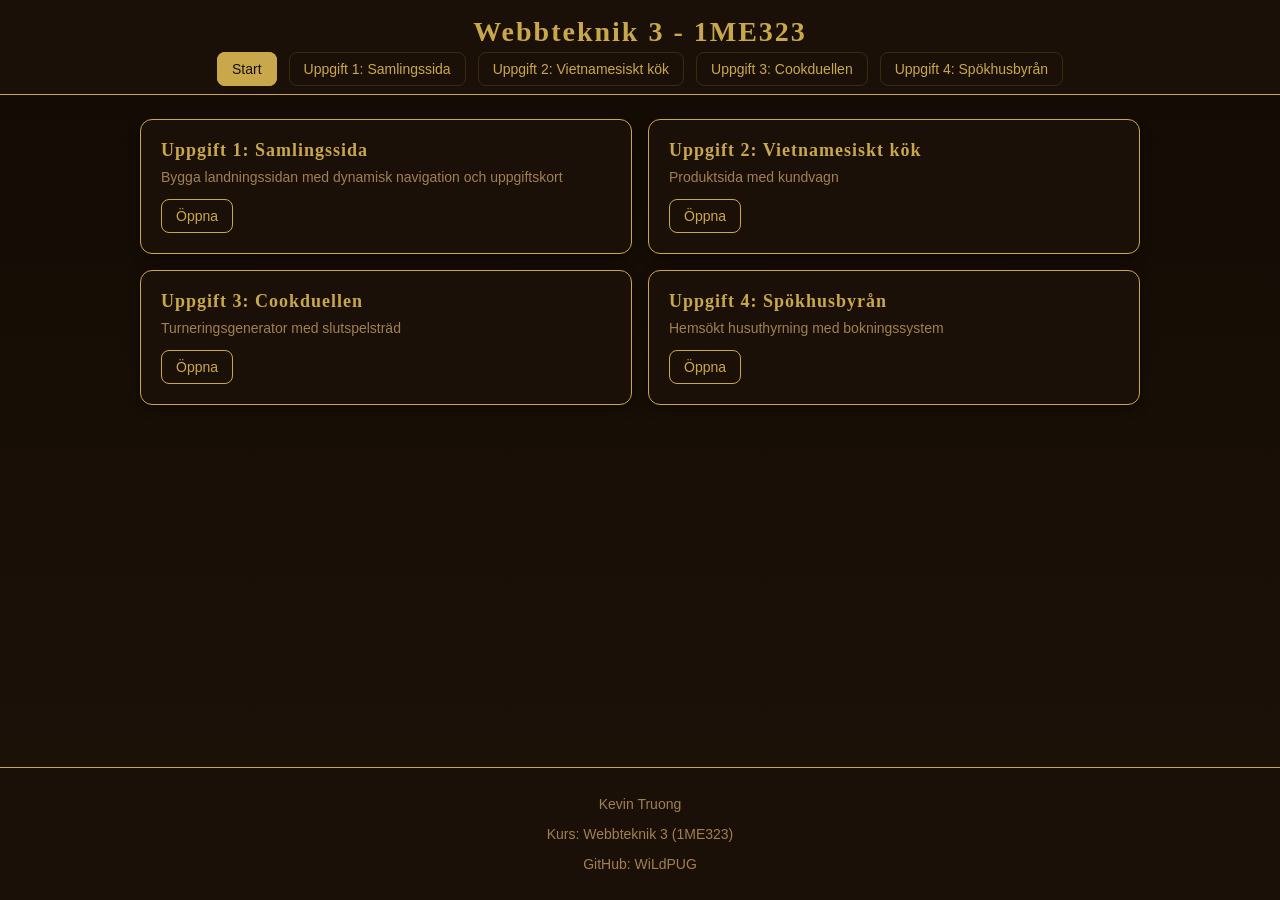
<file: index.html>
<!DOCTYPE html>
<html lang="sv">

<head>
    <meta charset="UTF-8">
    <meta name="viewport" content="width=device-width, initial-scale=1.0">
    <script type="module" src="js/main.js"></script>
    <link rel="stylesheet" href="global.css">
    <title>Inlämningsuppgifter - Webbteknik 3</title>
</head>

<body data-page="home">
    <header>
        <h1>Webbteknik 3 - 1ME323</h1>
        <nav id="global-nav">

        </nav>
    </header>
    <main id="assignments-card"></main>
    <footer>
        <p>Kevin Truong</p>
        <p>Kurs: Webbteknik 3 (1ME323)</p>
        <p>GitHub: WiLdPUG</p>
    </footer>

</body>

</html>
</file>
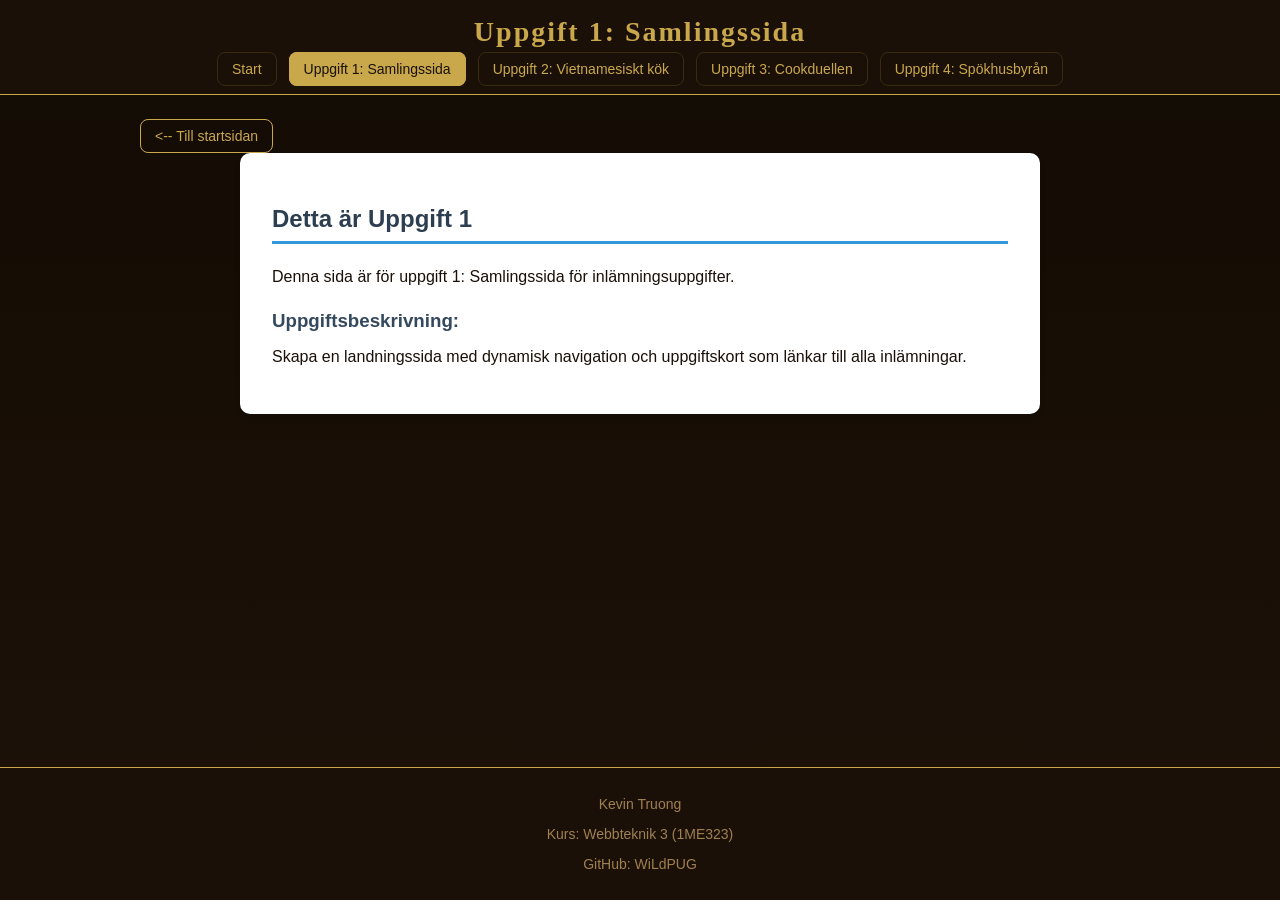
<file: assignment1/index.html>
<!DOCTYPE html>
<html lang="sv">
<head>
    <meta charset="UTF-8">
    <meta name="viewport" content="width=device-width, initial-scale=1.0">
    <script type="module" src="../js/main.js"></script>
    <title>Uppgift 1 - Samlingssida</title>
    <link rel="stylesheet" href="../global.css">
    <link rel="stylesheet" href="assignment1.css">
</head>
<body data-page="assignment1">
    <header>
        <h1>Uppgift 1: Samlingssida</h1>
        <nav id="global-nav">
            <!-- Navigation kommer här dynamiskt -->
        </nav>
    </header>
    
    <main>
        <section class="assignment-content">
            <h2>Detta är Uppgift 1</h2>
            <p>Denna sida är för uppgift 1: Samlingssida för inlämningsuppgifter.</p>
            
            <h3>Uppgiftsbeskrivning:</h3>
            <p>Skapa en landningssida med dynamisk navigation och uppgiftskort som länkar till alla inlämningar.</p>
        </section>
    </main>
    
    <footer>
        <p>Kevin Truong</p>
        <p>Kurs: Webbteknik 3 (1ME323)</p>
        <p>GitHub: WiLdPUG</p>
    </footer>
    
</body>
</html>
</file>
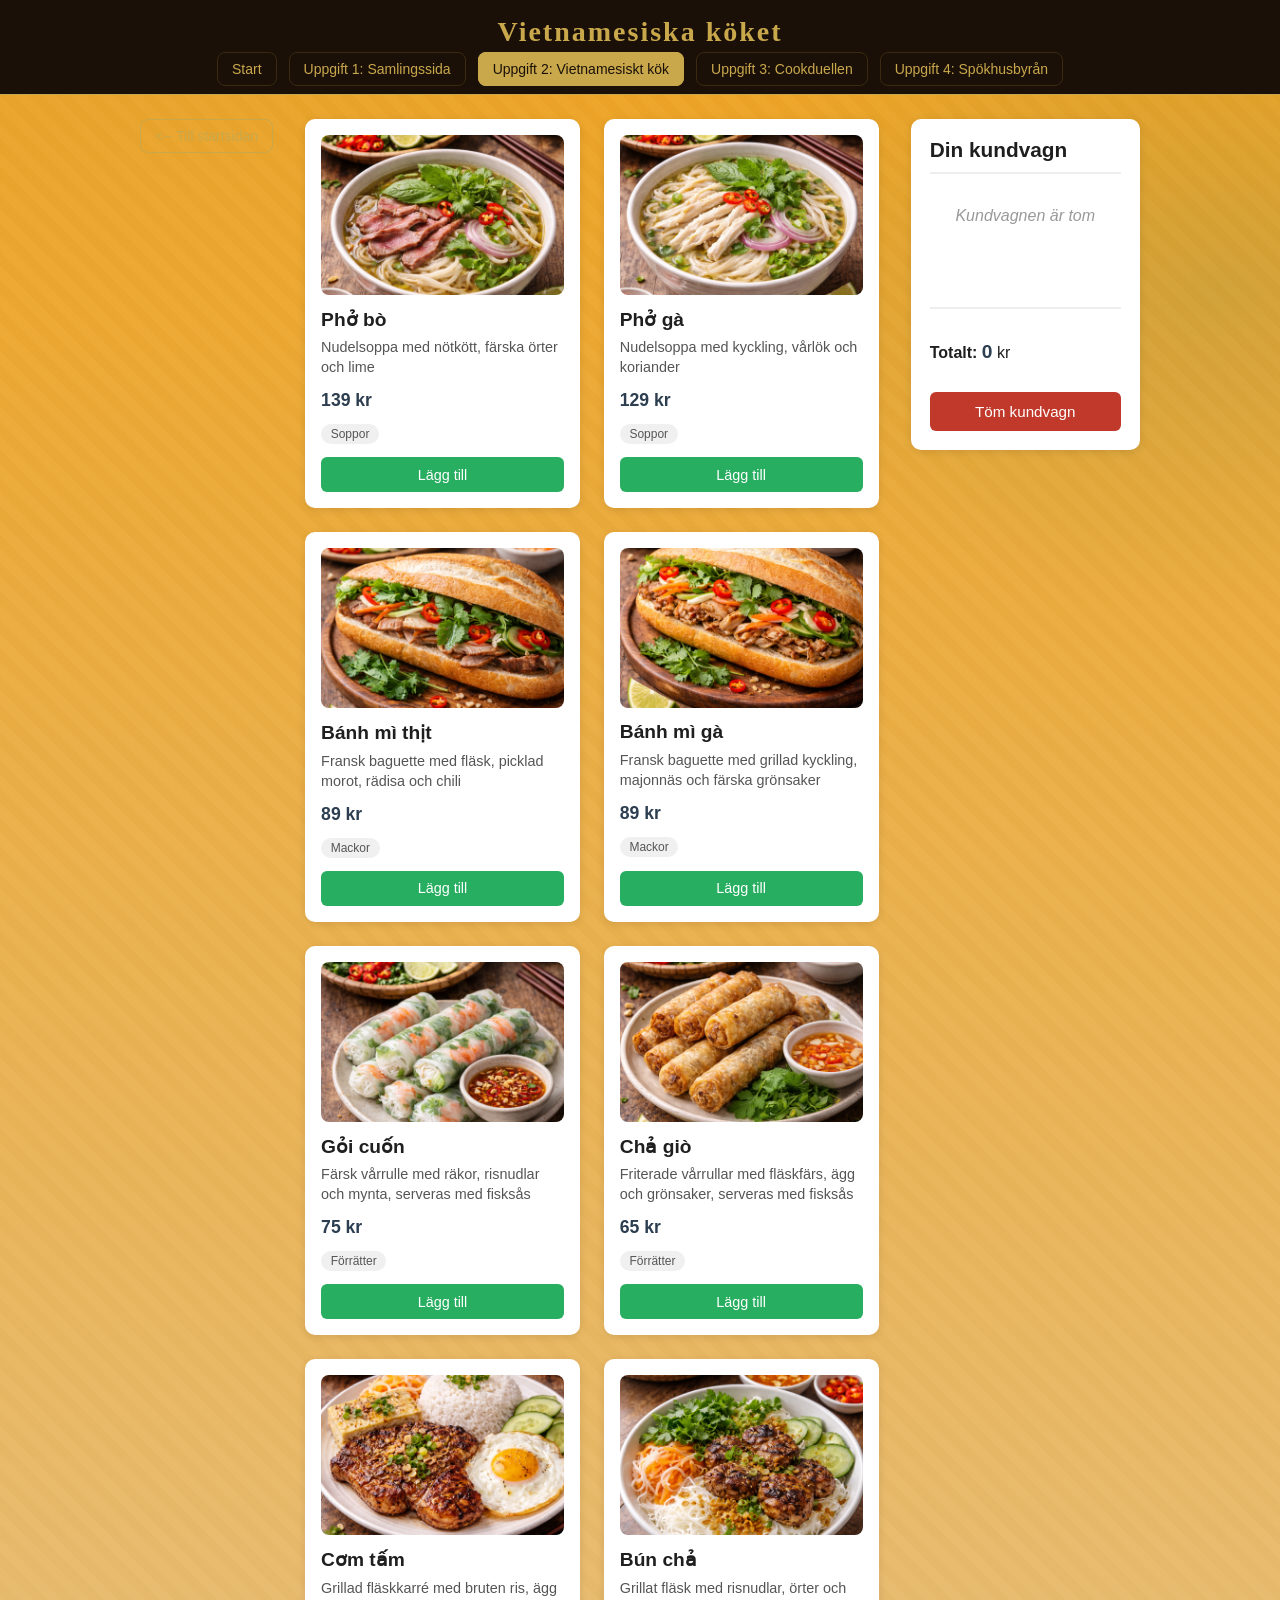
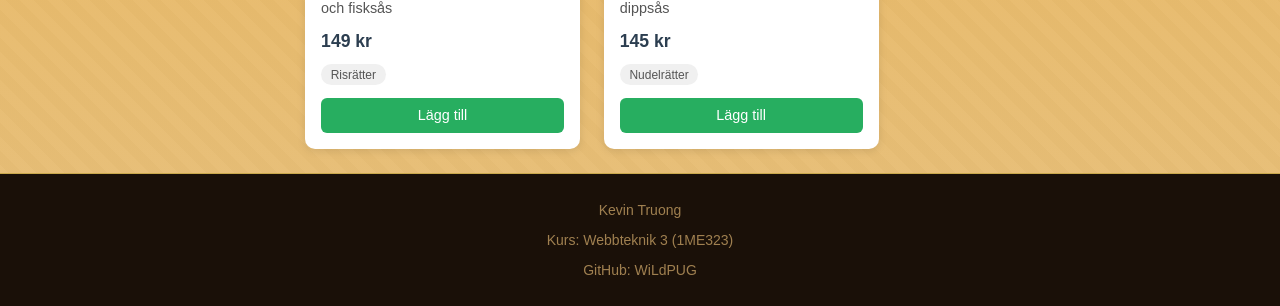
<file: assignment2/index.html>
<!DOCTYPE html>
<html lang="sv">

<head>
  <meta charset="UTF-8">
  <meta name="viewport" content="width=device-width, initial-scale=1.0">
  <title>Uppgift 2 - Vietnamesiskt kök</title>
  <link rel="stylesheet" href="../global.css">
  <link rel="stylesheet" href="assignment2.css">
  <script type="module" src="cart.js"></script>
  <script type="module" src="../js/main.js"></script>
</head>

<body data-page="assignment2">

  <header>
    <h1>Vietnamesiska köket</h1>
    <nav id="global-nav"></nav>
  </header>

  <main class="produkt-grid-container">
    <div id="produkt-container" class="produkt-grid"></div>

    <div class="kundvagn-sidebar">
      <h2>Din kundvagn</h2>
      <div id="kundvagn-innehåll">
        <p id="tom-kundvagn">Kundvagnen är tom</p>
      </div>
      <div id="kundvagn-footer">
        <p><strong>Totalt:</strong> <span id="total-summa">0</span> kr</p>
      </div>
    </div>

  </main>

  <footer>
    <p>Kevin Truong</p>
    <p>Kurs: Webbteknik 3 (1ME323)</p>
    <p>GitHub: WiLdPUG</p>
  </footer>

</body>

</html>
</file>
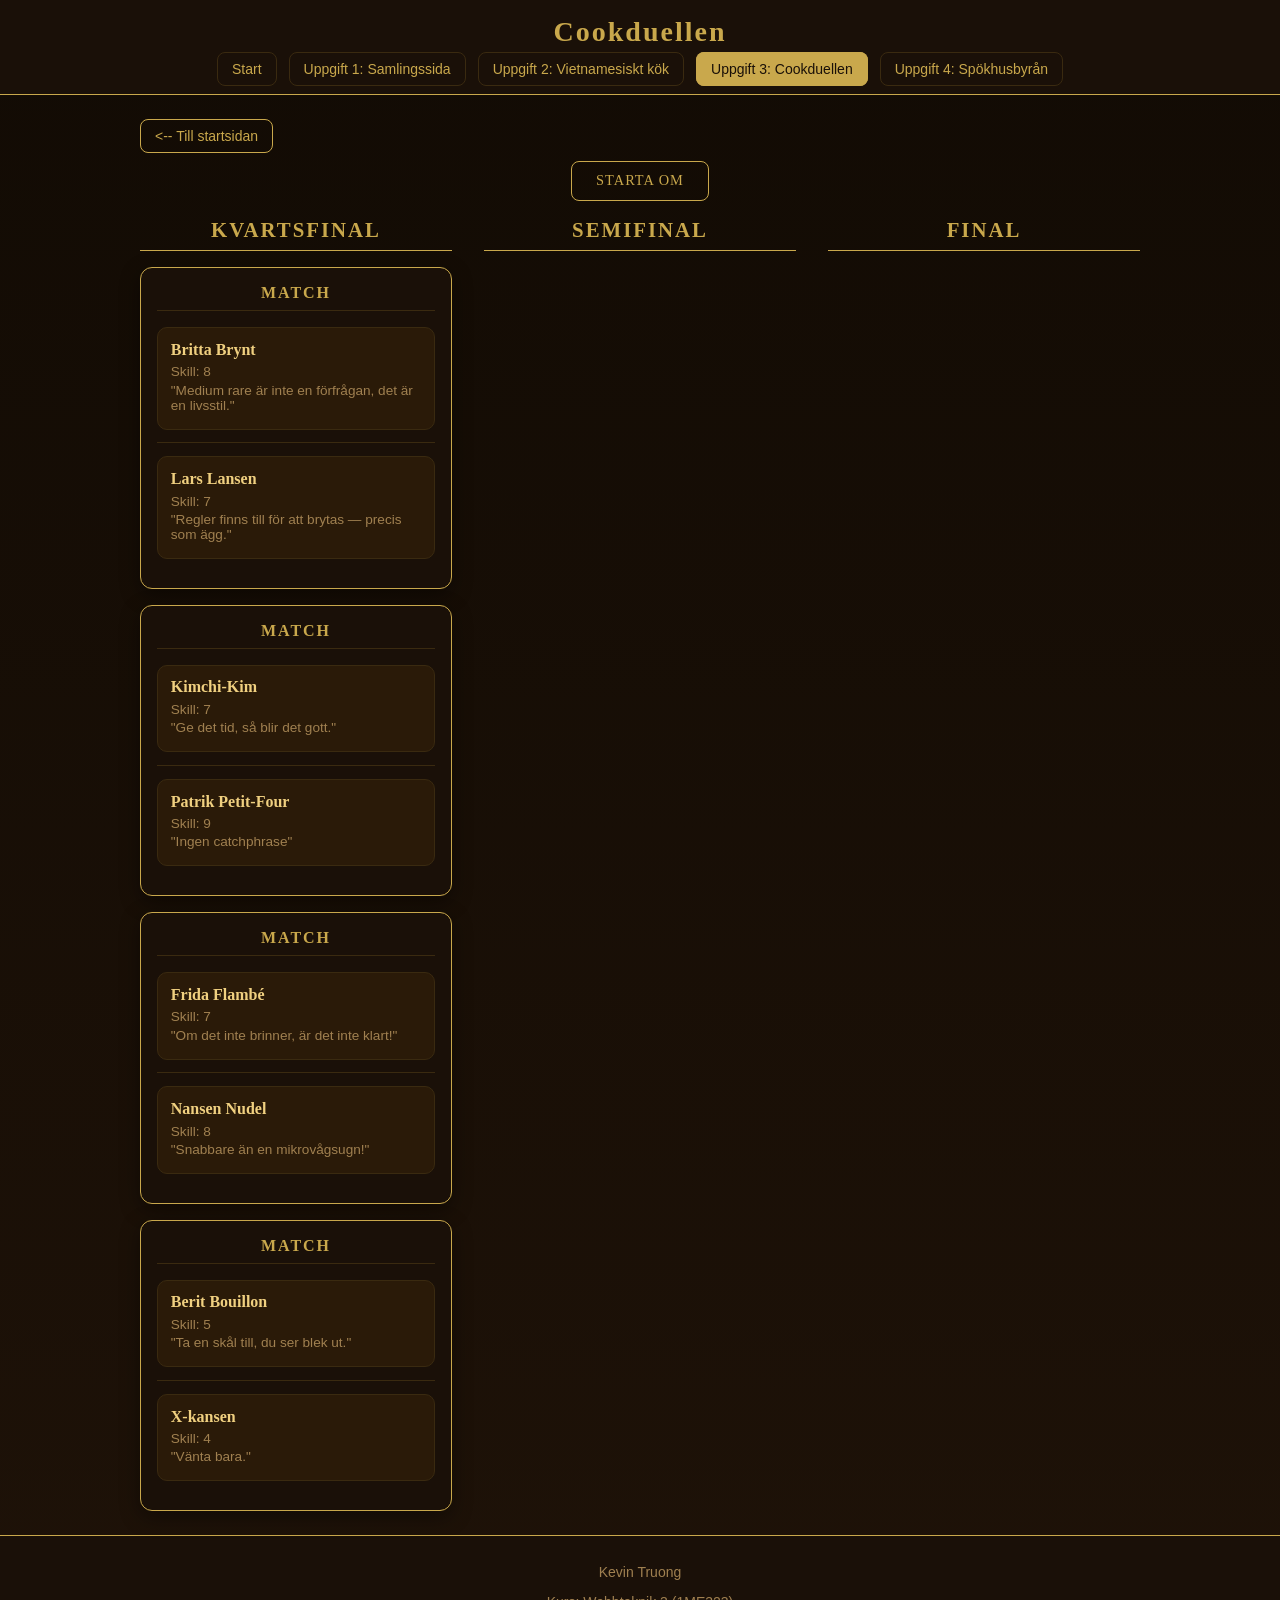
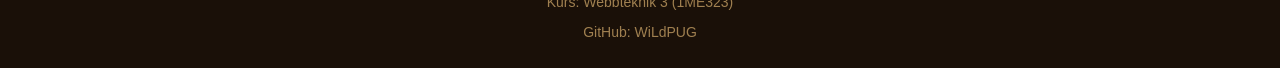
<file: assignment3/index.html>
<!DOCTYPE html>
<html lang="sv">
<head>
  <meta charset="UTF-8">
  <meta name="viewport" content="width=device-width, initial-scale=1.0">
  <title>Uppgift 3 - Cookduellen</title>
  <link rel="stylesheet" href="../global.css">
  <link rel="stylesheet" href="assignment3.css">
  <script type="module" src="../js/main.js"></script>
  <script type="module" src="main.js"></script>
</head>
<body data-page="assignment3">
  <header>
    <h1>Cookduellen</h1>
    <nav id="global-nav"></nav>
  </header>

  <main>
    <div style="text-align:center; margin-top: 0.5rem;">
      <button id="restart-btn">Starta om</button>
    </div>
    <div id="cookduellen" class="bracket">
      <div class="round-wrapper">
        <h2>Kvartsfinal</h2>
        <div id="quarterfinals" class="round"></div>
      </div>
      <div class="round-wrapper">
        <h2>Semifinal</h2>
        <div id="semifinals" class="round"></div>
      </div>
      <div class="round-wrapper">
        <h2>Final</h2>
        <div id="final" class="round"></div>
      </div>
    </div>
  </main>

  <footer>
    <p>Kevin Truong</p>
    <p>Kurs: Webbteknik 3 (1ME323)</p>
    <p>GitHub: WiLdPUG</p>
  </footer>
</body>
</html>
</file>
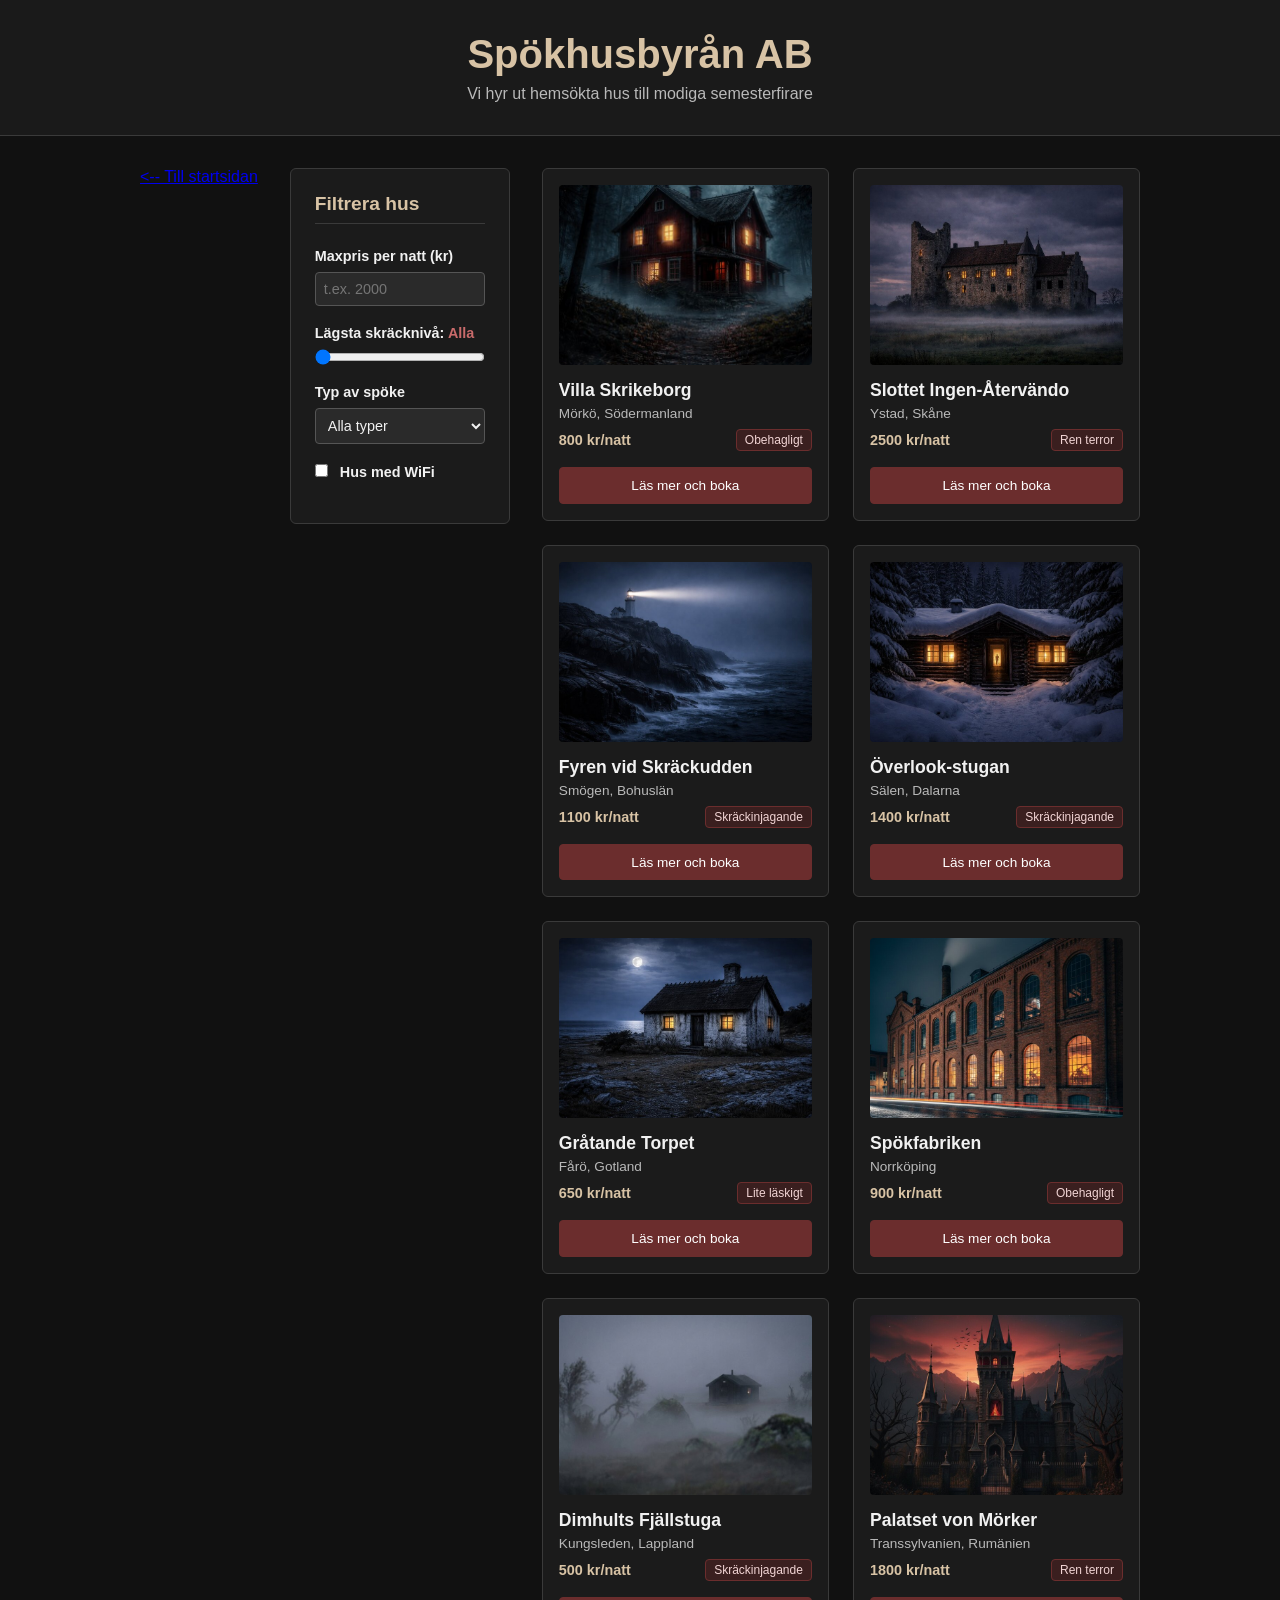
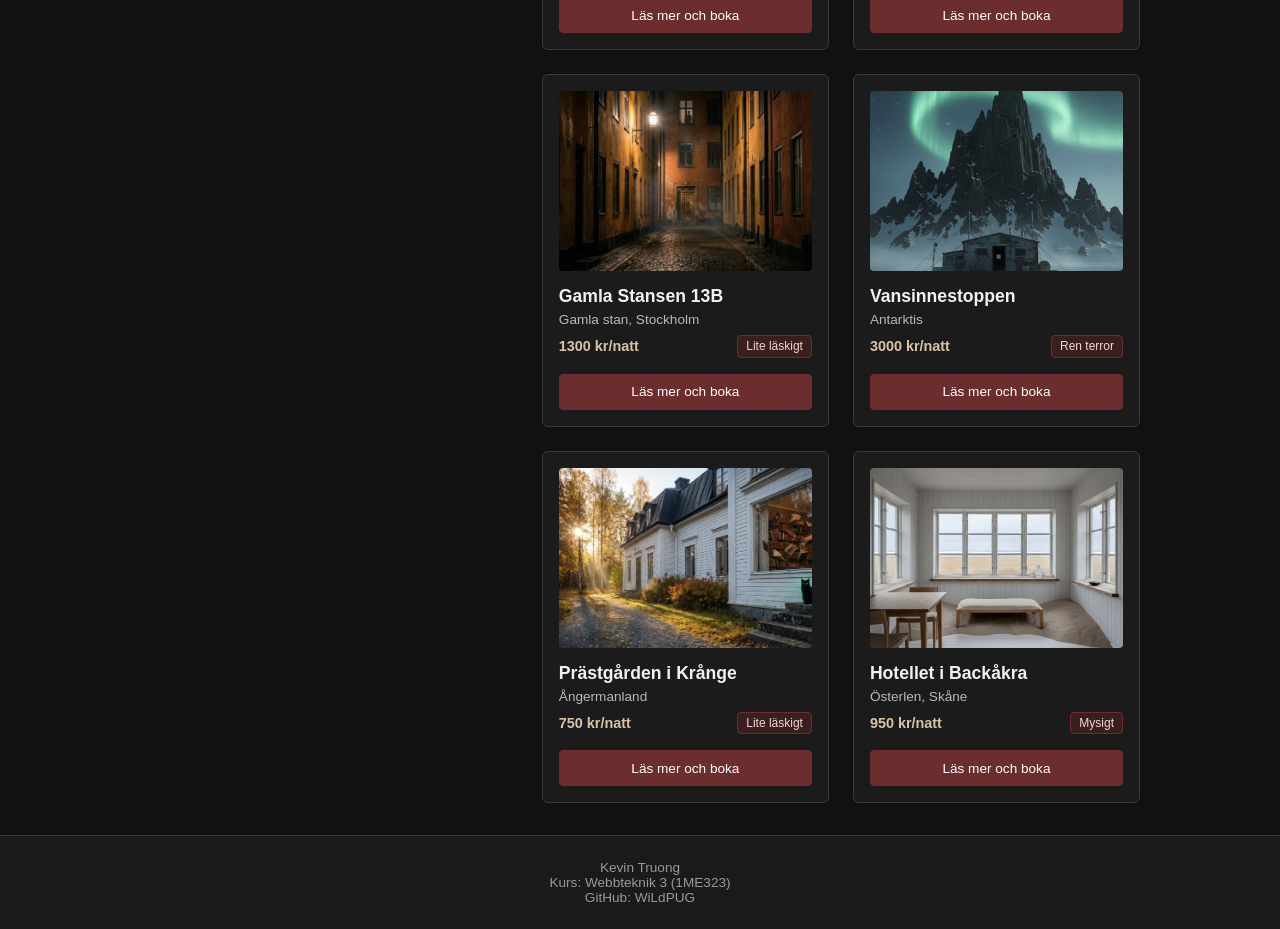
<file: assignment4/index.html>
<!DOCTYPE html>
<html lang="sv">

<head>
  <meta charset="UTF-8">
  <meta name="viewport" content="width=device-width, initial-scale=1.0">
  <title>Spökhusbyrån AB</title>
  <link rel="stylesheet" href="css/assignment4.css">
  <script type="module" src="js/index.js"></script>
  <script type="module" src="../js/main.js"></script>
</head>

<body data-page="index">
  <header>
    <h1>Spökhusbyrån AB</h1>
    <p class="tagline">Vi hyr ut hemsökta hus till modiga semesterfirare</p>
  </header>

  <main>
    <div id="error-message" class="error hidden"></div>

    <aside id="filters">
      <h2>Filtrera hus</h2>

      <div class="filter-item">
        <label for="max-price">Maxpris per natt (kr)</label>
        <input type="number" id="max-price" placeholder="t.ex. 2000" min="0">
      </div>

      <div class="filter-item">
        <label for="scare-level">Lägsta skräcknivå: <span id="scare-label">Alla</span></label>
        <input type="range" id="scare-level" min="0" max="5" value="0">
      </div>

      <div class="filter-item">
        <label for="ghost-type">Typ av spöke</label>
        <select id="ghost-type">
          <option value="">Alla typer</option>
        </select>
      </div>

      <div class="filter-item">
        <label>
          <input type="checkbox" id="wifi-only">
          Hus med WiFi
        </label>
      </div>
    </aside>

    <section id="houses"></section>
  </main>

  <footer>
    <p>Kevin Truong</p>
    <p>Kurs: Webbteknik 3 (1ME323)</p>
    <p>GitHub: WiLdPUG</p>
  </footer>
</body>

</html>
</file>
<file: global.css>
* {
  box-sizing: border-box;
}

body {
  margin: 0;
  font-family: Arial, sans-serif;
  background: linear-gradient(180deg, #120b04 0%, #1e1208 100%);
  color: #f0d080;
  min-height: 100vh;
  display: flex;
  flex-direction: column;
}

/* Header */
header {
  background-color: #1a1008;
  border-bottom: 1px solid #c9a84c;
  padding: 16px;
}

header h1 {
  margin: 0;
  text-align: center;
  font-size: 28px;
  color: #c9a84c;
  font-family: Georgia, serif;
  letter-spacing: 2px;
}

#global-nav {
  margin-top: 12px;
}

#global-nav ul {
  list-style: none;
  margin: 0;
  padding: 0;
  text-align: center;
}

#global-nav li {
  display: inline-block;
  margin: 0 6px;
}

#global-nav a {
  text-decoration: none;
  color: #c9a84c;
  background-color: #1a1008;
  border: 1px solid #3a2a10;
  border-radius: 8px;
  padding: 8px 14px;
  font-size: 14px;
  font-family: Arial, sans-serif;
  transition: 0.2s ease;
}

#global-nav a:hover {
  background-color: #2a1a08;
  border-color: #c9a84c;
}

#global-nav a.active {
  background-color: #c9a84c;
  color: #1a1008;
  border-color: #c9a84c;
}

main {
  flex: 1;
  width: 90%;
  max-width: 1000px;
  margin: 24px auto;
  align-self: start;
}


#assignments-card {
  display: grid;
  grid-template-columns: 1fr;
  gap: 16px;
  align-items: start;
  align-content: start;
}

.assignment-card {
  background-color: #1a1008;
  border: 1px solid #c9a84c;
  border-radius: 12px;
  padding: 20px;
  box-shadow: 0 4px 12px rgba(0, 0, 0, 0.4);
  transition: transform 0.2s ease, box-shadow 0.2s ease;
  height: fit-content;
}

.assignment-card:hover {
  transform: translateY(-2px);
  box-shadow: 0 6px 18px rgba(201, 168, 76, 0.2);
}

.assignment-card h3 {
  margin: 0 0 8px 0;
  font-size: 18px;
  color: #c9a84c;
  font-family: Georgia, serif;
  letter-spacing: 1px;
}

.assignment-card p {
  margin: 0 0 14px 0;
  color: #a08050;
  font-family: Arial, sans-serif;
  font-size: 14px;
}

.card-link {
  display: inline-block;
  text-decoration: none;
  background: transparent;
  color: #c9a84c;
  border: 1px solid #c9a84c;
  border-radius: 8px;
  padding: 8px 14px;
  font-size: 14px;
  font-family: Arial, sans-serif;
  transition: 0.2s ease;
}

.card-link:hover {
  background-color: #c9a84c;
  color: #1a1008;
  transform: translateY(-1px);
}

footer {
  background-color: #1a1008;
  border-top: 1px solid #c9a84c;
  text-align: center;
  padding: 14px;
  font-size: 14px;
  color: #a08050;
  font-family: Arial, sans-serif;
}

@media (min-width: 700px) {
  #assignments-card {
    grid-template-columns: 1fr 1fr;
  }
}
</file>
<file: assignment1/assignment1.css>
.assignment-content {
    max-width: 800px;
    margin: 0 auto;
    padding: 2rem;
    color: #1a1008;
    background: white;
    border-radius: 10px;
    box-shadow: 0 4px 6px rgba(0, 0, 0, 0.1);
}

.assignment-content h2 {
    color: #2c3e50;
    border-bottom: 3px solid #3498db;
    padding-bottom: 0.5rem;
    margin-bottom: 1.5rem;
}

.assignment-content h3 {
    color: #34495e;
    margin: 1.5rem 0 0.5rem 0;
}

.assignment-content ul {
    margin-left: 1.5rem;
    margin-bottom: 1.5rem;
}

.assignment-content li {
    margin: 0.5rem 0;
}

.back-link {
    display: inline-block;
    margin-top: 2rem;
    padding: 0.75rem 1.5rem;
    background-color: #3498db;
    color: white;
    text-decoration: none;
    border-radius: 5px;
    font-weight: 500;
    transition: background-color 0.3s;
}

.back-link:hover {
    background-color: #2980b9;

}
</file>
<file: assignment2/assignment2.css>
body {
  background:
    radial-gradient(900px 600px at 10% 0%, rgba(202, 162, 77, 0.18), transparent 55%),
    radial-gradient(900px 600px at 95% 15%, rgba(15, 118, 110, 0.12), transparent 55%),
    repeating-linear-gradient(
      45deg,
      rgba(0, 0, 0, 0.012),
      rgba(0, 0, 0, 0.012) 10px,
      rgba(255, 255, 255, 0.02) 10px,
      rgba(255, 255, 255, 0.02) 20px
    ),
    linear-gradient(#eea322, #e7c07c);
  color: #1f1f1f;
}


.produkt-grid-container {
  display: flex;
  gap: 2rem;
  align-items: flex-start;
}

.produkt-grid {
  display: grid;
  grid-template-columns: repeat(auto-fill, minmax(220px, 1fr));
  gap: 1.5rem;
  flex: 3;
}

.productsCard {
  background: white;
  border-radius: 10px;
  padding: 1rem;
  box-shadow: 0 2px 8px rgba(0,0,0,0.1);
  display: flex;
  flex-direction: column;
}

.productsCard img {
  width: 100%;
  height: 160px;
  object-fit: cover;
  border-radius: 8px;
  margin-bottom: 0.8rem;
}

.productsCard h3 {
  margin: 0 0 0.4rem 0;
  font-size: 1.2rem;
}

.productsCard .beskrivning {
  color: #555;
  font-size: 0.9rem;
  margin: 0 0 0.8rem 0;
  line-height: 1.4;
}

.productsCard .pris {
  font-weight: bold;
  font-size: 1.1rem;
  margin: 0 0 0.8rem 0;
  color: #2c3e50;
}

.productsCard .kategori {
  background: #f0f0f0;
  padding: 0.2rem 0.6rem;
  border-radius: 20px;
  font-size: 0.75rem;
  display: inline-block;
  align-self: flex-start;
  margin-bottom: 0.8rem;
  color: #555;
}

.lägg-till-knapp {
  background: #27ae60;
  color: white;
  border: none;
  border-radius: 6px;
  padding: 0.6rem;
  font-size: 0.9rem;
  cursor: pointer;
  margin-top: auto;
  transition: background 0.2s;
}

.lägg-till-knapp:hover {
  background: #219653;
}


.kundvagn-sidebar {
  flex: 1;
  background: white;
  border-radius: 10px;
  padding: 1.2rem;
  box-shadow: 0 2px 8px rgba(0,0,0,0.1);
  position: sticky;
  top: 1rem;
}

.kundvagn-sidebar h2 {
  margin-top: 0;
  font-size: 1.3rem;
  border-bottom: 2px solid #eee;
  padding-bottom: 0.6rem;
}

#kundvagn-innehåll {
  min-height: 100px;
  margin-bottom: 1rem;
}

.kundvagn-produkt {
  display: flex;
  justify-content: space-between;
  align-items: center;
  padding: 0.6rem 0;
  border-bottom: 1px solid #eee;
}

.kundvagn-info {
  display: flex;
  flex-direction: column;
}

.kundvagn-namn {
  font-weight: 500;
  margin-bottom: 0.2rem;
}

.kundvagn-pris {
  font-size: 0.85rem;
  color: #666;
}

.kundvagn-antal {
  display: flex;
  align-items: center;
  gap: 0.5rem;
}

.antal-knapp {
  background: #eee;
  border: none;
  width: 26px;
  height: 26px;
  border-radius: 4px;
  cursor: pointer;
  font-weight: bold;
}

.antal-knapp:hover {
  background: #ddd;
}

#tom-kundvagn {
  color: #999;
  font-style: italic;
  text-align: center;
  padding: 1rem 0;
}

#kundvagn-footer {
  border-top: 2px solid #eee;
  padding-top: 1rem;
  margin-top: 0.5rem;
}

#total-summa {
  font-weight: bold;
  font-size: 1.2rem;
  color: #2c3e50;
}

#tom-kundvagn-knapp {
  width: 100%;
  margin-top: 0.8rem;
  background-color: #c0392b;
  border: none;
  color: white;
  padding: 0.7rem;
  border-radius: 6px;
  cursor: pointer;
  font-size: 0.95rem;
}

#tom-kundvagn-knapp:hover {
  background-color: #a93226;
}
</file>
<file: assignment3/assignment3.css>
/* BRACKET LAYOUT */
.bracket {
  display: flex;
  flex-direction: row;
  align-items: stretch;
  gap: 2rem;
  min-height: 900px;
}

.round-wrapper {
  display: flex;
  flex-direction: column;
  flex: 1;
}

.round-wrapper h2 {
  text-align: center;
  margin-bottom: 1rem;
  color: #c9a84c;
  font-size: 1.3rem;
  font-family: Georgia, serif;
  letter-spacing: 2px;
  text-transform: uppercase;
  border-bottom: 1px solid #c9a84c;
  padding-bottom: 0.5rem;
}

.round {
  display: flex;
  flex-direction: column;
  justify-content: space-around;
  gap: 1rem;
  flex: 1;
}

/* MATCH CARD */
.match {
  background: #1a1008;
  border: 1px solid #c9a84c;
  border-radius: 12px;
  padding: 1rem;
  box-shadow: 0 6px 20px rgba(0, 0, 0, 0.4);
  position: relative;
}

.match h3 {
  margin-top: 0;
  margin-bottom: 1rem;
  text-align: center;
  color: #c9a84c;
  font-size: 1rem;
  font-family: Georgia, serif;
  letter-spacing: 2px;
  text-transform: uppercase;
  border-bottom: 1px solid #3a2a10;
  padding-bottom: 0.5rem;
}

/* PLAYER CARD */
.player {
  background: #2a1a08;
  border: 1px solid #3a2a10;
  border-radius: 10px;
  padding: 0.8rem;
  margin-bottom: 0.8rem;
  cursor: pointer;
  transition: transform 0.15s ease, box-shadow 0.15s ease, border-color 0.15s ease;
}

.player:hover {
  transform: translateY(-2px);
  box-shadow: 0 4px 12px rgba(201, 168, 76, 0.2);
  border-color: #c9a84c;
}

.player strong {
  display: block;
  margin-bottom: 0.35rem;
  color: #f0d080;
  font-size: 1rem;
  font-family: Georgia, serif;
}

.player div {
  margin-bottom: 0.2rem;
  color: #a08050;
  font-size: 0.85rem;
}

/* DIVIDER */
.match hr {
  border: none;
  border-top: 1px solid #3a2a10;
  margin: 0.8rem 0;
}

/* WINNER / LOSER */
.winner {
  border: 1px solid #c9a84c;
  background: #2a2008;
  box-shadow: 0 0 12px rgba(201, 168, 76, 0.3);
}

.winner strong {
  color: #c9a84c !important;
}

.loser {
  opacity: 0.4;
}

/* WINNER ANNOUNCEMENT */
.winner-text {
  margin-top: 1rem;
  text-align: center;
  font-weight: bold;
  font-size: 1rem;
  color: #c9a84c;
  background: #1a1008;
  padding: 0.8rem 1rem;
  border-radius: 10px;
  border: 1px solid #c9a84c;
  letter-spacing: 1px;
  text-transform: uppercase;
  font-family: Georgia, serif;
  box-shadow: 0 0 16px rgba(201, 168, 76, 0.25);
  animation: pop 0.3s ease;
}

@keyframes pop {
  from { transform: scale(0.8); opacity: 0; }
  to   { transform: scale(1);   opacity: 1; }
}

/* RESTART BUTTON */
#restart-btn {
  background: transparent;
  color: #c9a84c;
  border: 1px solid #c9a84c;
  border-radius: 8px;
  padding: 0.65rem 1.5rem;
  font-size: 0.9rem;
  font-family: Georgia, serif;
  letter-spacing: 1px;
  text-transform: uppercase;
  cursor: pointer;
  transition: 0.2s ease;
}

#restart-btn:hover {
  background: #c9a84c;
  color: #1a1008;
  transform: translateY(-1px);
}

/* RESPONSIVE */
@media (max-width: 1000px) {
  .bracket {
    flex-direction: column;
    min-height: auto;
  }

  .round {
    justify-content: flex-start;
  }
}
</file>
<file: assignment4/css/assignment4.css>
* {
  box-sizing: border-box;
  margin: 0;
  padding: 0;
}

body {
  font-family: Arial, sans-serif;
  background: #111;
  color: #f1f1f1;
  min-height: 100vh;
  display: flex;
  flex-direction: column;
}

header {
  text-align: center;
  padding: 2rem;
  border-bottom: 1px solid #3a3a3a;
  background: #1a1a1a;
}

header h1 {
  font-size: 2.5rem;
  color: #d8c3a5;
  margin-bottom: 0.5rem;
}

header .tagline {
  color: #b9b9b9;
  font-size: 1rem;
  margin-top: 0.5rem;
}

main {
  display: flex;
  gap: 2rem;
  width: 90%;
  max-width: 1000px;
  margin: 2rem auto;
  flex: 1;
}

#filters {
  width: 220px;
  background: #1b1b1b;
  border: 1px solid #3a3a3a;
  padding: 1.5rem;
  height: fit-content;
  border-radius: 6px;
}

#filters h2 {
  color: #d8c3a5;
  font-size: 1.2rem;
  margin-bottom: 1.5rem;
  border-bottom: 1px solid #3a3a3a;
  padding-bottom: 0.5rem;
}

.filter-item {
  margin-bottom: 1.2rem;
  display: flex;
  flex-direction: column;
  gap: 0.5rem;
}

.filter-item label {
  color: #f1f1f1;
  font-size: 0.9rem;
  font-weight: bold;
}

.filter-item input,
.filter-item select {
  background: #2a2a2a;
  border: 1px solid #555;
  border-radius: 4px;
  color: #f1f1f1;
  padding: 0.5rem;
  font-size: 0.9rem;
  width: 100%;
}

.filter-item input[type="range"] {
  padding: 0;
  border: none;
  background: transparent;
}

.filter-item input[type="checkbox"] {
  width: auto;
  margin-right: 0.5rem;
}

#scare-label {
  color: #c96b6b;
  font-weight: bold;
}

#houses {
  flex: 1;
  display: grid;
  grid-template-columns: repeat(auto-fill, minmax(260px, 1fr));
  gap: 1.5rem;
}

.card {
  background: #1b1b1b;
  border: 1px solid #3a3a3a;
  border-radius: 6px;
  padding: 1rem;
}

.card img {
  width: 100%;
  height: 180px;
  object-fit: cover;
  margin-bottom: 0.7rem;
  border-radius: 4px;
}

.card h3 {
  color: #f1f1f1;
  font-size: 1.1rem;
  margin-bottom: 0.3rem;
}

.location {
  color: #b9b9b9;
  font-size: 0.85rem;
  margin-bottom: 0.5rem;
}

.card-info {
  display: flex;
  justify-content: space-between;
  align-items: center;
  margin-bottom: 1rem;
  gap: 0.5rem;
}

.price {
  color: #d8c3a5;
  font-size: 0.9rem;
  font-weight: bold;
}

.badge {
  background: #3a1f1f;
  color: #f1d4d4;
  border: 1px solid #6b2d2d;
  border-radius: 4px;
  padding: 0.2rem 0.5rem;
  font-size: 0.75rem;
}

.btn {
  display: inline-block;
  background: #6b2d2d;
  color: #fff;
  border: 1px solid #6b2d2d;
  border-radius: 4px;
  padding: 0.6rem 1rem;
  font-size: 0.85rem;
  cursor: pointer;
  text-decoration: none;
  width: 100%;
  text-align: center;
}

.btn:hover {
  background: #8b3a3a;
  border-color: #8b3a3a;
}

#no-results {
  color: #b9b9b9;
  text-align: center;
  padding: 2rem;
  grid-column: 1 / -1;
}

.back-link {
  display: inline-block;
  color: #d8c3a5;
  text-decoration: underline;
  margin-bottom: 1.5rem;
  font-size: 0.9rem;
}

.back-link:hover {
  color: #f1f1f1;
}

#detail {
  display: flex;
  gap: 2rem;
  margin-bottom: 2rem;
  background: #1b1b1b;
  border: 1px solid #3a3a3a;
  border-radius: 6px;
  overflow: hidden;
}

#detail img {
  width: 350px;
  min-width: 350px;
  object-fit: cover;
}

.info {
  padding: 1.5rem;
  flex: 1;
}

.info h2 {
  color: #d8c3a5;
  font-size: 1.8rem;
  margin-bottom: 0.5rem;
}

.info .location {
  margin-bottom: 1rem;
}

.info p {
  color: #d0d0d0;
  line-height: 1.6;
  margin-bottom: 1rem;
}

.cardText {
  display: flex;
  flex-direction: column;
  gap: 0.5rem;
  margin-top: 1rem;
}

.cardText span {
  color: #f1f1f1;
  font-size: 0.9rem;
}

.cardText strong {
  color: #d8c3a5;
}

#map-box {
  background: #1b1b1b;
  border: 1px solid #3a3a3a;
  border-radius: 6px;
  padding: 1.5rem;
  margin-bottom: 2rem;
}

#map-box h2 {
  color: #d8c3a5;
  font-size: 1.3rem;
  margin-bottom: 1rem;
}

#map {
  height: 350px;
  border-radius: 4px;
  border: 1px solid #555;
}

#address {
  margin-top: 0.75rem;
  color: #b9b9b9;
  font-size: 0.85rem;
}

#booking {
  background: #1b1b1b;
  border: 1px solid #3a3a3a;
  border-radius: 6px;
  padding: 1.5rem;
  margin-bottom: 2rem;
}

#booking h2 {
  color: #d8c3a5;
  font-size: 1.3rem;
  margin-bottom: 1.5rem;
  border-bottom: 1px solid #3a3a3a;
  padding-bottom: 0.5rem;
}

.field {
  display: flex;
  flex-direction: column;
  gap: 0.5rem;
  margin-bottom: 1rem;
}

.field label {
  color: #f1f1f1;
  font-size: 0.9rem;
  font-weight: bold;
}

.field input,
.field select {
  background: #2a2a2a;
  border: 1px solid #555;
  border-radius: 4px;
  color: #f1f1f1;
  padding: 0.6rem;
  font-size: 0.9rem;
  width: 100%;
}

.addon {
  display: flex;
  align-items: center;
  color: #f1f1f1;
  font-size: 0.9rem;
  margin-bottom: 0.5rem;
}

.addon input[type="checkbox"] {
  width: auto;
  margin-right: 0.5rem;
}

#total {
  background: #241818;
  border: 1px solid #6b2d2d;
  border-radius: 4px;
  padding: 1rem;
  margin-bottom: 1.2rem;
  font-size: 1rem;
  color: #f1f1f1;
}

#total span {
  color: #f3caca;
  font-weight: bold;
  font-size: 1.2rem;
}

.error {
  background: #3a1414;
  border: 1px solid #b33a3a;
  border-radius: 4px;
  color: #ffd1d1;
  padding: 0.8rem 1rem;
  margin-bottom: 1rem;
  font-size: 0.9rem;
}

.hidden {
  display: none;
}

#confirmation {
  background: #1e2a1e;
  border: 1px solid #4d7a4d;
  border-radius: 4px;
  padding: 1.5rem;
  margin-top: 1.5rem;
  color: #d8f0d8;
}

#confirmation h3 {
  color: #bfe3bf;
  font-size: 1.3rem;
  margin-bottom: 1rem;
}

footer {
  text-align: center;
  padding: 1.5rem;
  border-top: 1px solid #3a3a3a;
  color: #999;
  font-size: 0.85rem;
  background: #1a1a1a;
}

body[data-page="house"] main {
  flex-direction: column;
}
</file>
